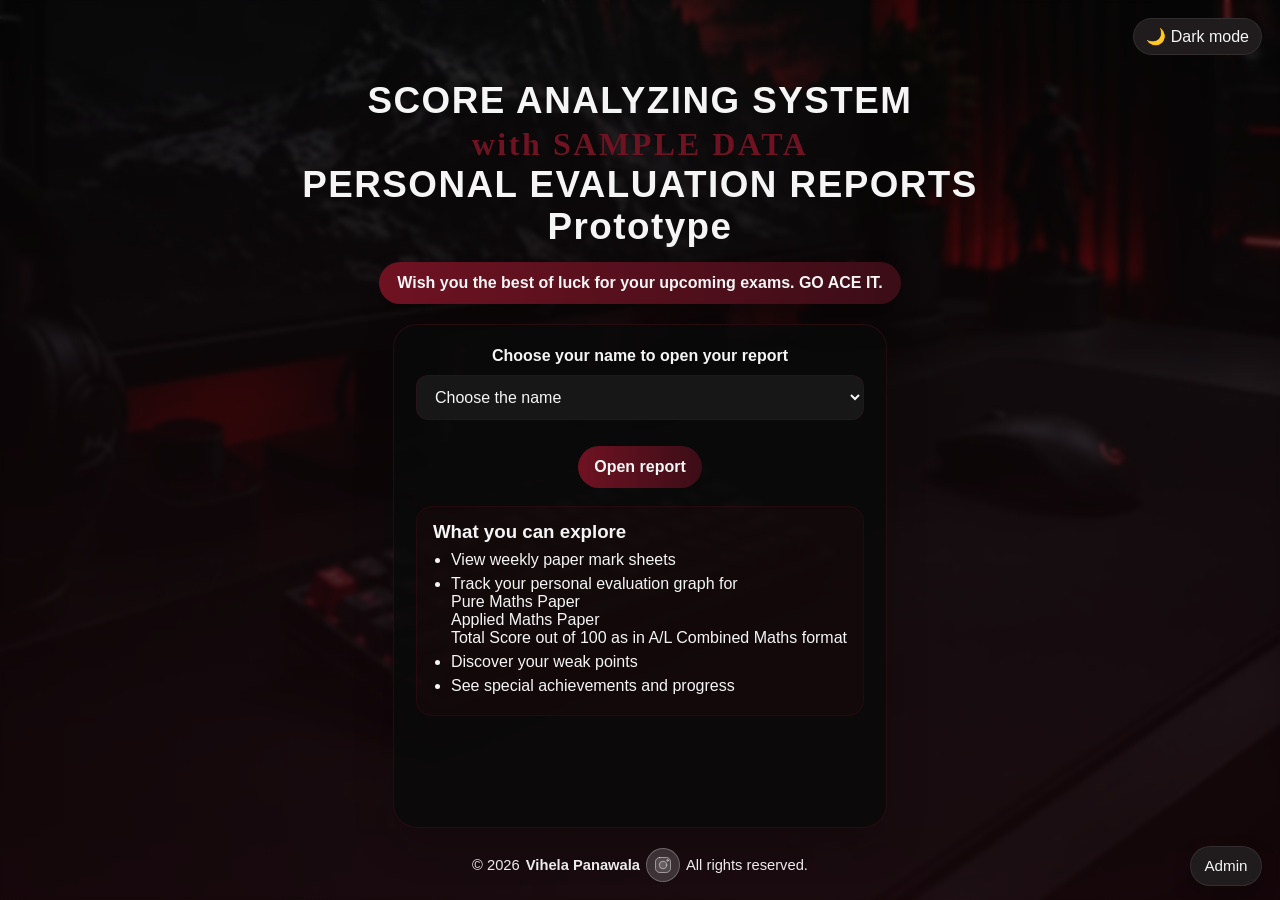
<file: index.html>
<!doctype html>
<html lang="en">
  <head>
    <meta charset="UTF-8" />
    <meta name="viewport" content="width=device-width, initial-scale=1.0" />
    <title>Combined Maths Evaluation</title>
    <link rel="stylesheet" href="./css/styles.css" />
  </head>
  <body class="page-login" data-page="login">
    <div class="page-shell">
      <header class="hero">
        <div class="top-bar">
          <button id="themeToggle" class="theme-toggle" type="button" aria-label="Toggle theme">🌙 Dark mode</button>
        </div>
        <h1>SCORE ANALYZING SYSTEM <br><span class="hero-name">with SAMPLE DATA </span><br> PERSONAL EVALUATION REPORTS <BR>Prototype</h1>
        <div class="banner">Wish you the best of luck for your upcoming exams. GO ACE IT.</div>
      </header>

      <main class="card login-card">
        <label for="studentSelect">Choose your name to open your report</label>
        <select id="studentSelect" aria-label="Select student"></select>
        <div class="login-actions">
          <button id="viewStudentBtn" class="primary-btn">Open report</button>
        </div>

        <div class="login-benefits">
          <h3>What you can explore</h3>
          <ul>
            <li>View weekly paper mark sheets</li>
            <li>Track your personal evaluation graph for <BR>
              Pure Maths Paper <BR>
              Applied Maths Paper<BR>
              Total Score out of 100 as in A/L Combined Maths format</li>
            <li>Discover your weak points </li>
            <li>See special achievements and progress</li>
          </ul>
        </div>
      </main>

      <button id="adminBtn" class="secondary-btn login-float-btn" type="button">Admin</button>

      <footer class="site-footer">
        <div class="footer-text">
          <span>© 2026</span>
          <span class="footer-name-group">
            <span class="footer-name">Vihela Panawala</span>
            <a class="instagram-link" href="https://www.instagram.com/v1h3l4/" target="_blank" rel="noopener" aria-label="Visit Instagram profile">
              <svg viewBox="0 0 24 24" aria-hidden="true">
                <rect x="3" y="3" width="18" height="18" rx="5"></rect>
                <circle cx="12" cy="12" r="4.5"></circle>
                <circle cx="17.5" cy="6.5" r="1"></circle>
              </svg>
            </a>
          </span>
          <span> All rights reserved.</span>
        </div>
      </footer>
    </div>

    <script type="module" src="./js/app.js"></script>
  </body>
</html>
</file>
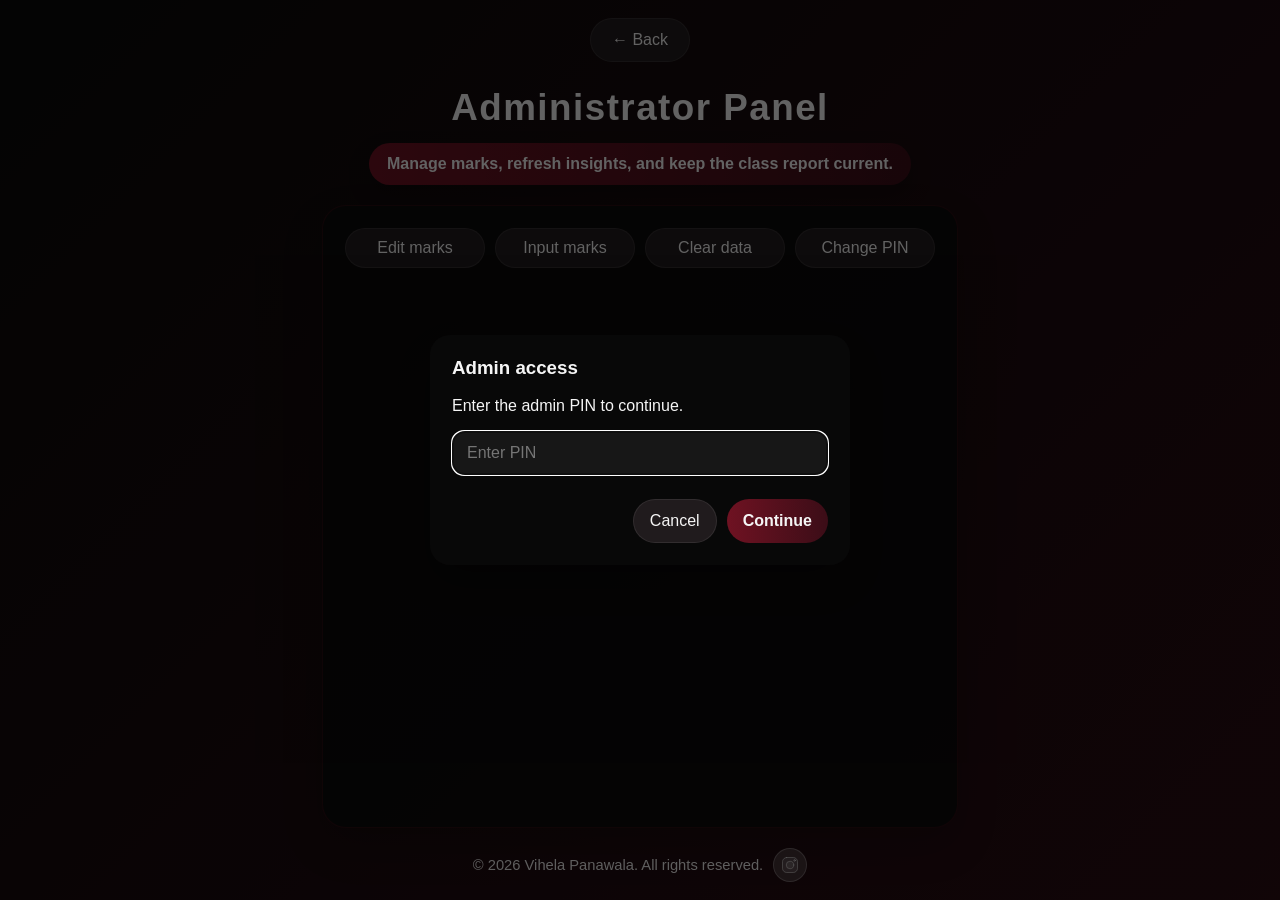
<file: admin.html>
<!doctype html>
<html lang="en">
  <head>
    <meta charset="UTF-8" />
    <meta name="viewport" content="width=device-width, initial-scale=1.0" />
    <title>Administrator Panel</title>
    <link rel="stylesheet" href="./css/styles.css" />
  </head>
  <body class="page-admin" data-page="admin">
    <div class="page-shell">
      <header class="hero">
        <button id="backBtn" class="secondary-btn" type="button">← Back</button>
        <h1>Administrator Panel</h1>
        <div class="banner">Manage marks, refresh insights, and keep the class report current.</div>
      </header>

      <main class="card admin-card">
        <div class="admin-toolbar">
          <button class="chip-btn active" data-panel="edit">Edit marks</button>
          <button class="chip-btn" data-panel="input">Input marks</button>
          <button class="chip-btn" data-panel="clear">Clear data</button>
          <button class="chip-btn" data-panel="pin">Change PIN</button>
        </div>

        <section id="editPanel" class="admin-panel active"></section>
        <section id="inputPanel" class="admin-panel"></section>
        <section id="clearPanel" class="admin-panel"></section>
        <section id="pinPanel" class="admin-panel"></section>
      </main>

      <footer class="site-footer">
        <span>© 2026 Vihela Panawala. All rights reserved.</span>
        <a class="instagram-link" href="https://www.instagram.com/v1h3l4/" target="_blank" rel="noopener" aria-label="Visit Instagram profile">
          <svg viewBox="0 0 24 24" aria-hidden="true">
            <rect x="3" y="3" width="18" height="18" rx="5"></rect>
            <circle cx="12" cy="12" r="4.5"></circle>
            <circle cx="17.5" cy="6.5" r="1"></circle>
          </svg>
        </a>
      </footer>
    </div>

    <script type="module" src="./js/app.js"></script>
  </body>
</html>
</file>
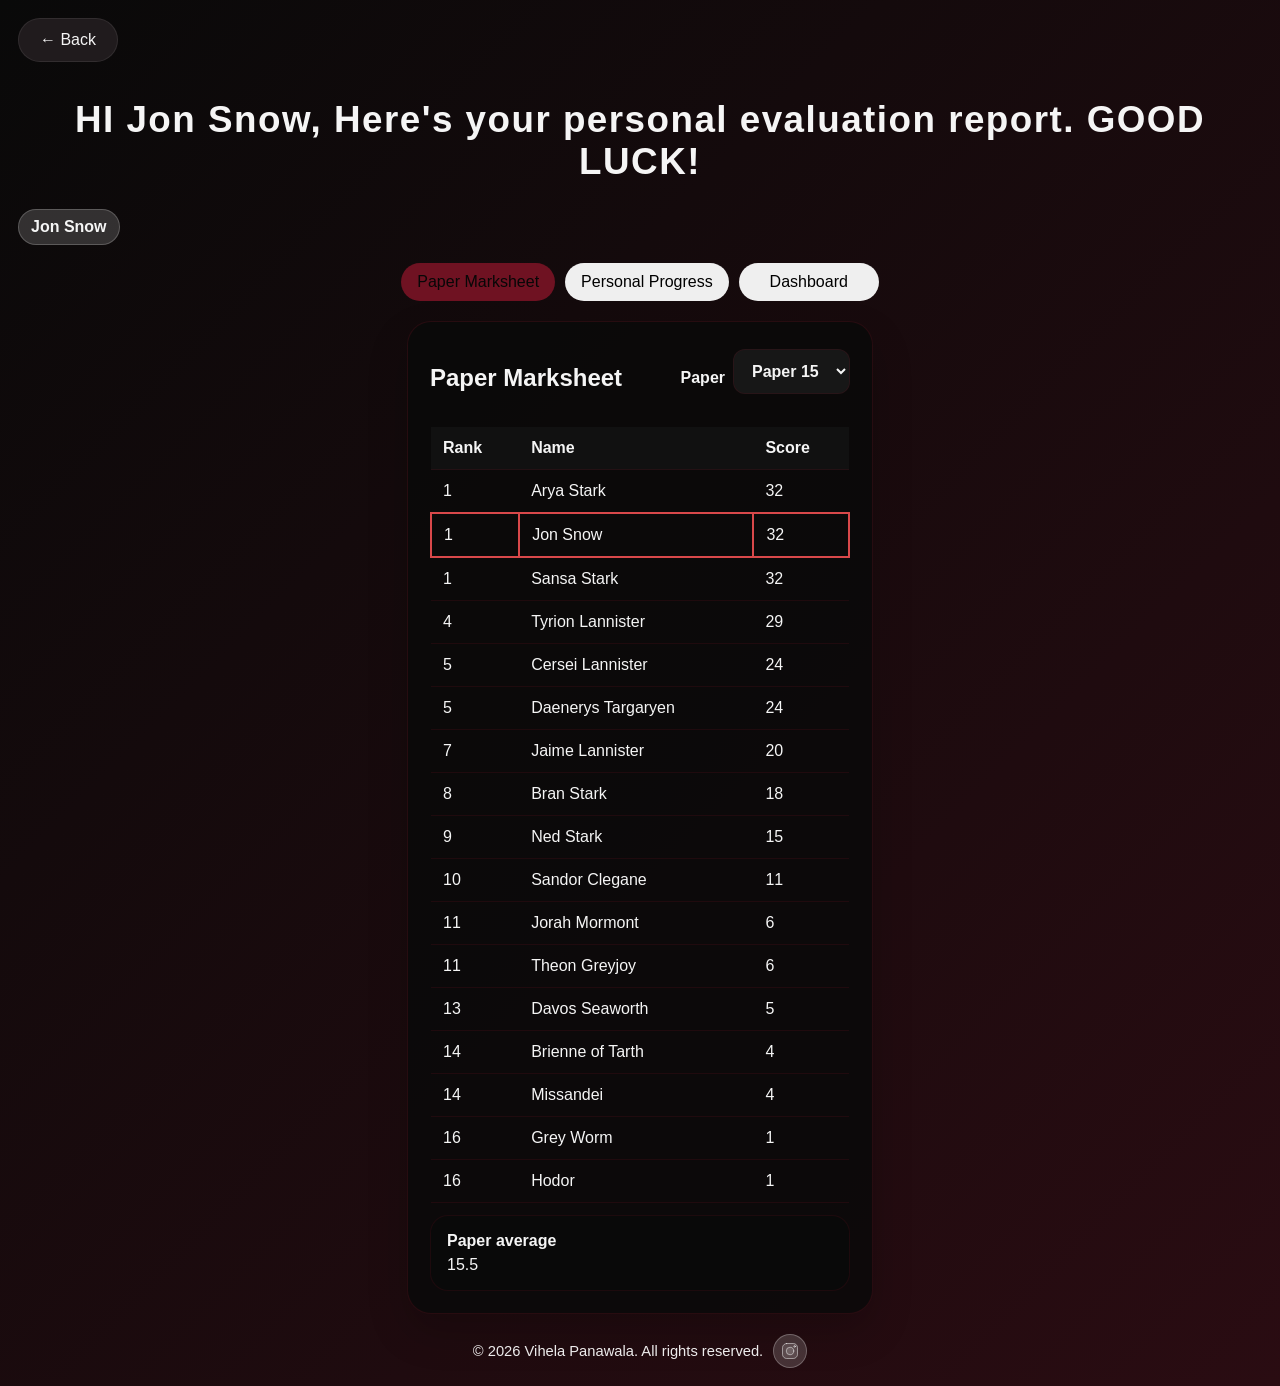
<file: student.html>
<!doctype html>
<html lang="en">
  <head>
    <meta charset="UTF-8" />
    <meta name="viewport" content="width=device-width, initial-scale=1.0" />
    <title>Student Evaluation Report</title>
    <link rel="stylesheet" href="./css/styles.css" />
  </head>
  <body class="page-student" data-page="student">
    <div class="page-shell">
      <header class="hero student-hero">
        <div class="hero-row">
          <button id="backBtn" class="secondary-btn" type="button">← Back</button>
          <h1 id="greeting">HI STUDENT, Here's your personal evaluation report. GOOD LUCK!</h1>
          <div id="studentBadge" class="student-badge"></div>
        </div>
        <div class="tab-row" role="tablist" aria-label="Student sections">
          <button class="tab-btn active" data-view="paper">Paper Marksheet</button>
          <button class="tab-btn" data-view="progress">Personal Progress</button>
          <button class="tab-btn" data-view="dashboard">Dashboard</button>
        </div>
      </header>

      <main class="card">
        <section id="paperSection" class="content-pane active">
          <div class="section-head">
            <h2>Paper Marksheet</h2>
            <label class="inline-field" for="paperSelect">
              <span>Paper</span>
              <select id="paperSelect"></select>
            </label>
          </div>
          <div id="paperContent"></div>
        </section>

        <section id="progressSection" class="content-pane">
          <div class="section-head">
            <h2>Personal Progress</h2>
            <div id="chartFilters" class="chip-row"></div>
          </div>
          <div id="progressContent"></div>
        </section>

        <section id="dashboardSection" class="content-pane">
          <div class="section-head">
            <h2>Dashboard</h2>
          </div>
          <div id="dashboardContent"></div>
        </section>
      </main>

      <footer class="site-footer">
        <span>© 2026 Vihela Panawala. All rights reserved.</span>
        <a class="instagram-link" href="https://www.instagram.com/v1h3l4/" target="_blank" rel="noopener" aria-label="Visit Instagram profile">
          <svg viewBox="0 0 24 24" aria-hidden="true">
            <rect x="3" y="3" width="18" height="18" rx="5"></rect>
            <circle cx="12" cy="12" r="4.5"></circle>
            <circle cx="17.5" cy="6.5" r="1"></circle>
          </svg>
        </a>
      </footer>
    </div>

    <script type="module" src="./js/app.js"></script>
  </body>
</html>
</file>
<file: css/styles.css>
:root {
  --black: #070707;
  --burgundy: #6f1222;
  --burgundy-deep: #3b0d17;
  --gold: var(--burgundy);
  --gold-deep: var(--burgundy-deep);
  --white: #f5f5f5;
  --panel: #f8f4f2;
  --muted: #5d4c4e;
  --border: rgba(111, 18, 34, 0.2);
  --danger: #9d1f2d;
  --success: #2f6d5b;
  --blue: #304b63;
  --red: #a32b39;
  --yellow: #b9626d;
  --green: #3a7b63;
}

* {
  box-sizing: border-box;
}

html {
  scroll-behavior: smooth;
}

body {
  margin: 0;
  font-family: "Segoe UI", Tahoma, Geneva, Verdana, sans-serif;
  background: linear-gradient(135deg, #090909 0%, #2a0c12 100%);
  color: var(--black);
  min-height: 100vh;
}

body.page-login {
  background-image: linear-gradient(rgba(7, 7, 7, 0.7), rgba(25, 8, 12, 0.82)), url("../assets/gaming-setup-bg.jpg");
  background-size: cover;
  background-position: center;
  background-attachment: fixed;
}

body.page-login.light-mode {
  background-image: linear-gradient(rgba(255, 255, 255, 0.28), rgba(240, 233, 225, 0.42)), url("../assets/Cozy Desk Setup_ Small Space, Big Style.jpg");
  background-size: cover;
  background-position: center;
  background-attachment: fixed;
}

.page-shell {
  min-height: 100vh;
  display: flex;
  flex-direction: column;
  padding: 18px;
}

body.page-login .page-shell {
  backdrop-filter: blur(2px);
}

@media (max-width: 768px) {
  .page-shell {
    padding-bottom: 140px;
  }
}

.hero {
  text-align: center;
  color: var(--white);
  margin-bottom: 20px;
}

.top-bar {
  display: flex;
  justify-content: flex-end;
  margin-bottom: 12px;
}

.theme-toggle {
  background: rgba(255, 255, 255, 0.16);
  color: var(--white);
  border: 1px solid rgba(255, 255, 255, 0.25);
  padding: 8px 12px;
  min-width: 120px;
}

.hero h1 {
  font-size: clamp(1.4rem, 2vw + 1rem, 2.3rem);
  margin-bottom: 14px;
  letter-spacing: 0.04em;
  font-weight: 700;
}

.hero-name {
  display: inline-block;
  font-family: "Georgia", "Times New Roman", serif;
  font-weight: 700;
  letter-spacing: 0.08em;
  color: var(--burgundy);
  text-shadow: 0 1px 2px rgba(0, 0, 0, 0.25);
  font-size: clamp(1.2rem, 1.6vw + 0.9rem, 2rem);
}

.banner {
  display: inline-block;
  background: linear-gradient(90deg, var(--burgundy), var(--burgundy-deep));
  color: var(--white);
  padding: 12px 18px;
  border-radius: 999px;
  font-family: Arial, Helvetica, sans-serif;
  font-weight: 700;
  box-shadow: 0 10px 22px rgba(0, 0, 0, 0.24);
}

.card {
  background: rgba(255, 255, 255, 0.96);
  border: 1px solid rgba(111, 18, 34, 0.28);
  border-radius: 24px;
  padding: 22px;
  box-shadow: 0 18px 40px rgba(0, 0, 0, 0.2);
  flex: 1;
  max-width: 1080px;
  margin: 0 auto;
}

.login-card {
  max-width: 600px;
  margin: 0 auto;
  text-align: center;
}

label {
  display: block;
  margin-bottom: 10px;
  font-weight: 600;
  color: var(--muted);
}

select,
button,
input,
textarea {
  font: inherit;
}

select,
input,
textarea {
  width: 100%;
  padding: 12px 14px;
  border-radius: 12px;
  border: 1px solid var(--border);
  background: var(--panel);
  margin-bottom: 12px;
}

button {
  cursor: pointer;
  border: none;
  border-radius: 999px;
  padding: 12px 16px;
  transition: transform 0.2s ease, filter 0.2s ease;
}

button:hover {
  filter: brightness(1.05);
  transform: translateY(-1px);
}

.primary-btn {
  background: linear-gradient(90deg, var(--burgundy), var(--burgundy-deep));
  color: var(--white);
  font-weight: 700;
}

.secondary-btn,
.chip-btn {
  background: var(--black);
  color: var(--white);
}

.danger-btn {
  background: var(--danger);
  color: var(--white);
  font-weight: 700;
}

.login-actions {
  margin-top: 14px;
}

.login-benefits {
  margin-top: 18px;
  padding: 14px 16px;
  border-radius: 16px;
  background: rgba(111, 18, 34, 0.08);
  border: 1px solid rgba(111, 18, 34, 0.18);
  text-align: left;
}

.login-benefits h3 {
  margin: 0 0 8px;
  color: var(--gold-deep);
}

.login-benefits ul {
  margin: 0;
  padding-left: 18px;
}

.login-benefits li {
  margin-bottom: 6px;
  color: var(--muted);
}

.empty-state {
  color: var(--muted);
}

.login-float-btn {
  position: fixed;
  right: clamp(10px, 2vw, 18px);
  bottom: calc(14px + env(safe-area-inset-bottom));
  z-index: 20;
  padding: 0.6rem 0.8rem;
  min-width: 72px;
  min-height: 40px;
  font-size: clamp(0.8rem, 0.75rem + 0.3vw, 0.95rem);
  line-height: 1;
  border-radius: 999px;
  box-shadow: 0 8px 20px rgba(0, 0, 0, 0.18);
  display: inline-flex;
  align-items: center;
  justify-content: center;
}

.site-footer {
  position: relative;
  z-index: 1;
  display: flex;
  justify-content: center;
  align-items: center;
  gap: 10px;
  flex-wrap: wrap;
  margin-top: 18px;
  color: rgba(255, 255, 255, 0.95);
}

.footer-text {
  display: flex;
  align-items: center;
  gap: 6px;
  flex-wrap: wrap;
}

.footer-name-group {
  display: inline-flex;
  align-items: center;
  gap: 6px;
}

.footer-name {
  font-weight: 700;
}

.instagram-link {
  display: inline-flex;
  align-items: center;
  justify-content: center;
  width: 34px;
  height: 34px;
  border-radius: 50%;
  background: rgba(255, 255, 255, 0.16);
  color: var(--white);
  border: 1px solid rgba(255, 255, 255, 0.25);
  text-decoration: none;
  transition: transform 0.2s ease, background 0.2s ease;
}

.instagram-link:hover {
  transform: translateY(-1px);
  background: rgba(255, 255, 255, 0.24);
}

.instagram-link svg {
  width: 18px;
  height: 18px;
  fill: none;
  stroke: currentColor;
  stroke-width: 1.7;
  stroke-linecap: round;
  stroke-linejoin: round;
}

.hero-row {
  display: flex;
  justify-content: space-between;
  align-items: center;
  gap: 12px;
  flex-wrap: wrap;
}

#backBtn {
  min-width: 100px;
}

.student-badge {
  background: rgba(255, 255, 255, 0.16);
  border: 1px solid rgba(255, 255, 255, 0.2);
  border-radius: 999px;
  padding: 8px 12px;
  color: var(--white);
  font-weight: 700;
}

.tab-row {
  display: flex;
  gap: 10px;
  justify-content: center;
  flex-wrap: wrap;
  margin-top: 18px;
}

.tab-btn,
.chip-btn {
  padding: 10px 16px;
  min-width: 140px;
}

.tab-btn.active,
.chip-btn.active {
  background: var(--gold);
  color: var(--black);
}

.content-pane {
  display: none;
}

.content-pane.active {
  display: block;
}

.section-head {
  display: flex;
  justify-content: space-between;
  align-items: center;
  gap: 12px;
  margin-bottom: 16px;
  flex-wrap: wrap;
}

.inline-field {
  display: flex;
  align-items: center;
  gap: 8px;
  margin: 0;
}

.table-wrap {
  overflow-x: auto;
}

table {
  width: 100%;
  border-collapse: collapse;
  min-width: 420px;
}

th,
td {
  padding: 12px;
  border-bottom: 1px solid var(--border);
  text-align: left;
}

td input {
  padding: 6px 8px;
  border: 1px solid var(--border);
  border-radius: 4px;
  font-family: inherit;
  font-size: inherit;
  background: var(--panel);
  color: var(--black);
}

td input:focus {
  outline: none;
  border-color: var(--gold);
  box-shadow: 0 0 0 2px rgba(111, 18, 34, 0.1);
}

tr.highlight td {
  border: 2px solid #d9484a;
}

th {
  background: var(--panel);
  color: var(--gold-deep);
}

.metric-grid {
  display: grid;
  grid-template-columns: repeat(2, minmax(180px, 1fr));
  gap: 14px;
}

.metric-card {
  background: var(--panel);
  border: 1px solid var(--border);
  border-radius: 18px;
  padding: 16px;
}

.metric-card h3 {
  margin: 0 0 6px;
  color: var(--gold-deep);
  font-size: 1rem;
}

.metric-card p,
.metric-card ul {
  margin: 0;
  color: var(--muted);
}

.chart-card {
  background: var(--panel);
  border: 1px solid var(--border);
  border-radius: 18px;
  padding: 16px;
  margin-top: 14px;
}

canvas {
  width: 100%;
  height: 260px;
}

.chip-row {
  display: flex;
  gap: 8px;
  flex-wrap: wrap;
}

.filter-btn.blue { background: var(--blue); }
.filter-btn.red { background: var(--red); }
.filter-btn.yellow { background: var(--yellow); }
.filter-btn.green { background: var(--green); }

.achievement-box {
  background: linear-gradient(90deg, rgba(111, 18, 34, 0.12), rgba(255, 255, 255, 0.46));
  border: 1px solid var(--border);
  border-radius: 16px;
  padding: 16px;
  margin-top: 16px;
}

.achievement-box h3 {
  margin-top: 0;
  color: var(--gold-deep);
}

.admin-toolbar {
  display: flex;
  flex-wrap: wrap;
  gap: 10px;
  margin-bottom: 16px;
}

.admin-panel {
  display: none;
}

.admin-panel.active {
  display: block;
}

.form-grid {
  display: grid;
  gap: 12px;
}

.modal-overlay {
  position: fixed;
  inset: 0;
  background: rgba(0, 0, 0, 0.6);
  display: flex;
  align-items: center;
  justify-content: center;
  padding: 16px;
  z-index: 1000;
}

.modal-card {
  background: var(--white);
  border-radius: 20px;
  padding: 22px;
  width: min(420px, 100%);
  box-shadow: 0 18px 40px rgba(0, 0, 0, 0.25);
}

.modal-card h3 {
  margin-top: 0;
  color: var(--gold-deep);
}

.modal-actions {
  display: flex;
  gap: 10px;
  justify-content: flex-end;
  margin-top: 12px;
}

.site-footer {
  margin-top: 20px;
  color: rgba(255, 255, 255, 0.92);
  display: flex;
  justify-content: center;
  align-items: center;
  gap: 10px;
  font-size: 0.92rem;
}

.instagram-link {
  display: inline-flex;
  align-items: center;
  justify-content: center;
}

.instagram-link svg {
  width: 20px;
  height: 20px;
  fill: #e4405f;
  stroke: #ffffff;
  stroke-width: 0.6;
}

body.light-mode {
  background: linear-gradient(135deg, #f8f6f3 0%, #efe5e1 100%);
}

body.light-mode .card {
  background: rgba(255, 255, 255, 0.92);
}

body.light-mode .hero {
  color: #111111;
}

body.light-mode .banner {
  background: linear-gradient(90deg, var(--burgundy), var(--burgundy-deep));
  color: var(--white);
}

body.light-mode .theme-toggle {
  color: #111111;
  background: rgba(17, 17, 17, 0.06);
  border-color: rgba(17, 17, 17, 0.15);
}

body:not(.light-mode) {
  color: var(--white);
}

body:not(.light-mode) .card,
body:not(.light-mode) .metric-card,
body:not(.light-mode) .chart-card,
body:not(.light-mode) .achievement-box,
body:not(.light-mode) .modal-card,
body:not(.light-mode) .login-card,
body:not(.light-mode) .admin-card {
  background: rgba(10, 10, 10, 0.86);
  color: var(--white);
<<<<<<< HEAD
  border-color: rgba(111, 18, 34, 0.45);
=======
  border-color: rgba(111, 18, 34, 0.38);
>>>>>>> eb91fbd (Add themed background assets and dark/light mode styling)
}

body:not(.light-mode) .banner {
  background: linear-gradient(90deg, var(--burgundy), var(--burgundy-deep));
  color: var(--white);
}

body:not(.light-mode) select,
body:not(.light-mode) input,
body:not(.light-mode) textarea {
  background: #171717;
  color: var(--white);
<<<<<<< HEAD
  border-color: rgba(111, 18, 34, 0.45);
=======
  border-color: rgba(111, 18, 34, 0.42);
>>>>>>> eb91fbd (Add themed background assets and dark/light mode styling)
}

body:not(.light-mode) th {
  background: #111111;
  color: var(--white);
}

body:not(.light-mode) td,
body:not(.light-mode) label,
body:not(.light-mode) p,
body:not(.light-mode) li,
body:not(.light-mode) h2,
body:not(.light-mode) h3 {
  color: var(--white);
}

body:not(.light-mode) .secondary-btn,
body:not(.light-mode) .chip-btn,
body:not(.light-mode) .theme-toggle {
  background: #201b1d;
  color: var(--white);
  border: 1px solid rgba(255, 255, 255, 0.08);
}

body:not(.light-mode) .primary-btn {
  background: linear-gradient(90deg, var(--burgundy), var(--burgundy-deep));
  color: var(--white);
}

body:not(.light-mode) .instagram-link svg {
  fill: rgba(255, 255, 255, 0.12);
  stroke: var(--white);
}

@media (max-width: 1024px) {
  .page-shell {
    padding: 14px;
  }

  .hero h1 {
    font-size: clamp(1.8rem, 4vw, 2.4rem);
  }

  .card {
    padding: 18px;
  }
}

@media (max-width: 768px) {
  .page-shell {
    padding: 12px;
  }

  .hero {
    padding: 16px 0;
  }

  .hero-row,
  .section-head,
  .inline-field {
    flex-direction: column;
    align-items: stretch;
  }

  .hero-row {
    justify-content: center;
  }

  .tab-btn,
  .chip-btn {
    min-width: auto;
    width: 100%;
  }

  .metric-grid {
    grid-template-columns: 1fr;
  }

  .section-head {
    align-items: flex-start;
  }

  .inline-field {
    gap: 6px;
  }

  .login-float-btn {
    right: 12px;
    bottom: calc(12px + env(safe-area-inset-bottom));
    padding: 0.55rem 0.75rem;
    min-width: 64px;
    min-height: 36px;
    font-size: 0.8rem;
  }

  .site-footer {
    padding-bottom: calc(54px + env(safe-area-inset-bottom));
    flex-direction: column;
    gap: 6px;
  }

  .top-bar {
    justify-content: center;
  }

  .theme-toggle {
    width: 100%;
    max-width: 240px;
  }

  .banner {
    padding: 10px 14px;
  }
}

@media (max-width: 520px) {
  .hero h1 {
    font-size: clamp(1.4rem, 6vw, 2rem);
  }

  .card {
    border-radius: 20px;
    padding: 16px;
  }

  .login-float-btn {
    padding: 0.5rem 0.7rem;
    min-width: 60px;
    min-height: 34px;
    font-size: 0.75rem;
  }
}
</file>
